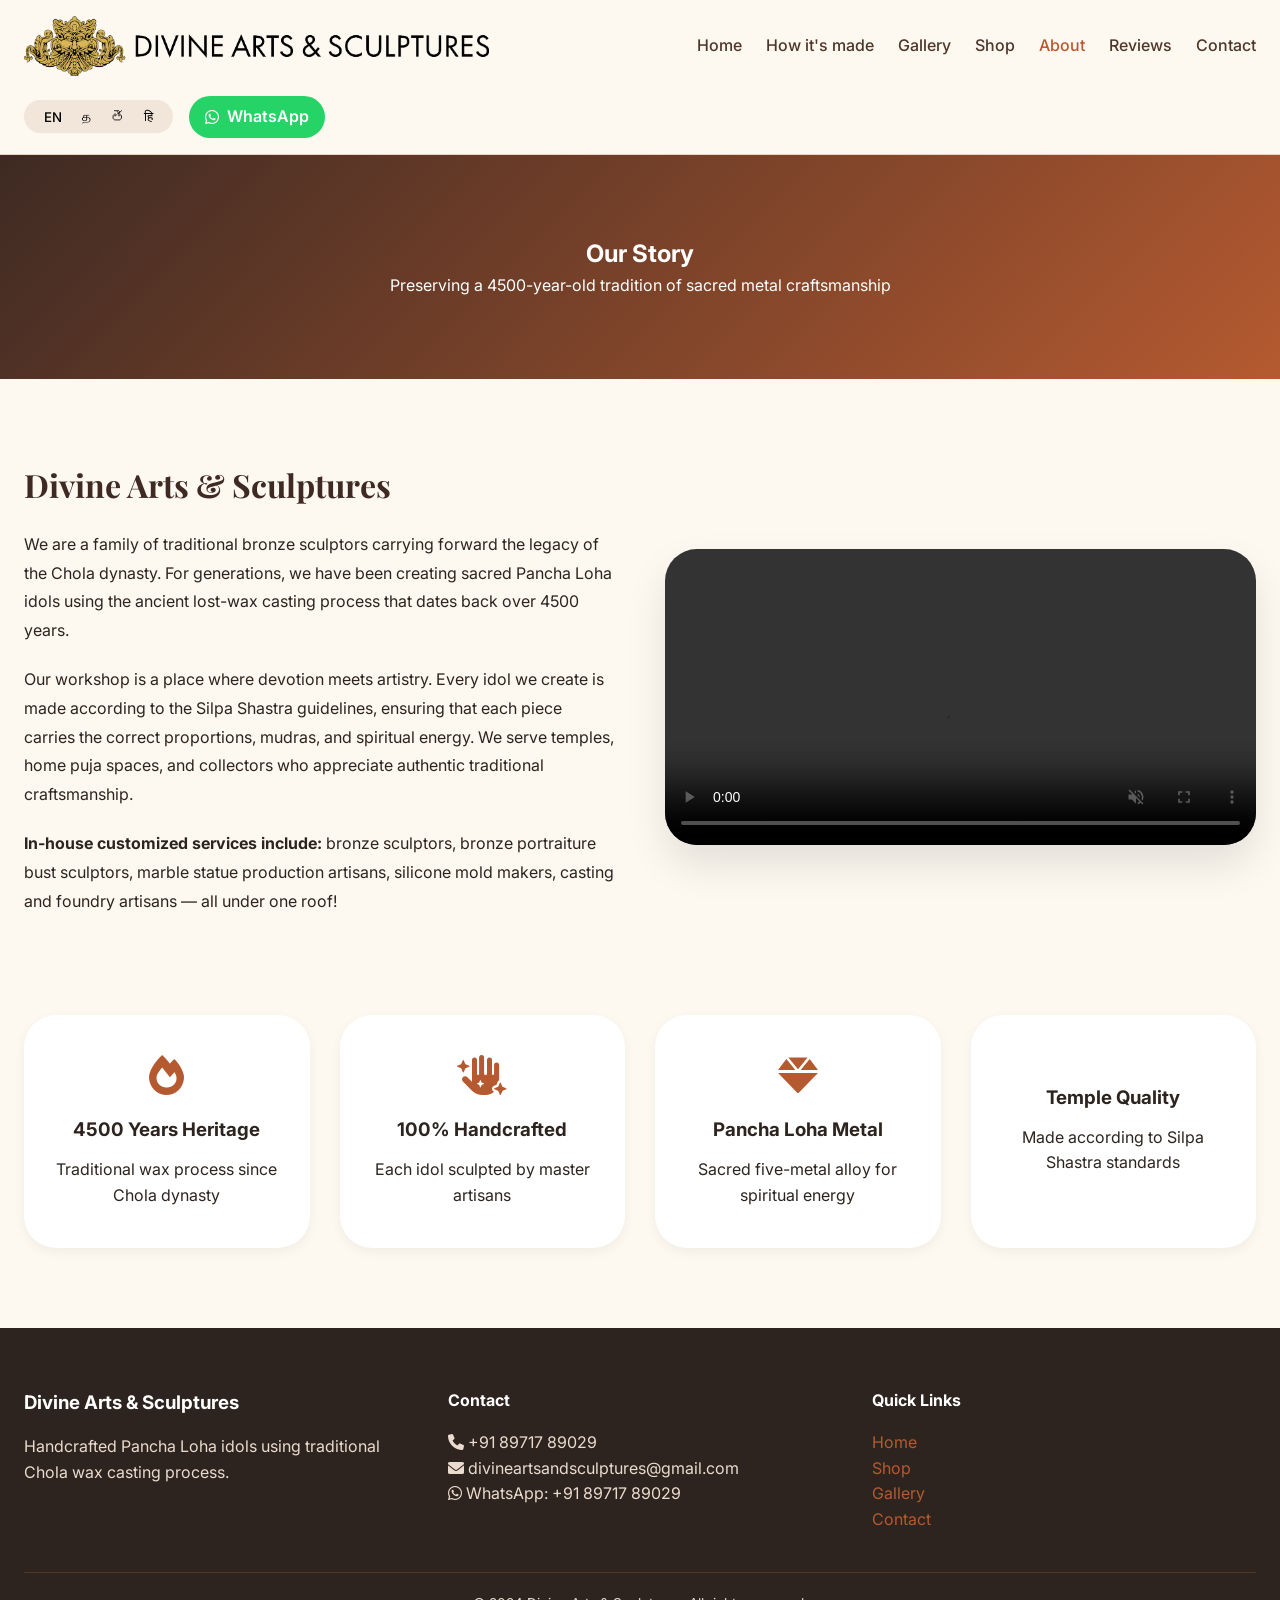
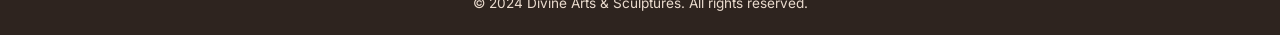
<file: about.html>
<!DOCTYPE html>
<html lang="en">
<head>
    <meta charset="UTF-8">
    <meta name="viewport" content="width=device-width, initial-scale=1.0">
    <title>About Us | Divine Arts & Sculptures</title>
    <link rel="stylesheet" href="https://cdnjs.cloudflare.com/ajax/libs/font-awesome/6.0.0-beta3/css/all.min.css">
    <link href="https://fonts.googleapis.com/css2?family=Inter:opsz,wght@300;400;500;600;700&family=Playfair+Display:wght@400;500;600;700&display=swap" rel="stylesheet">
    <link rel="stylesheet" href="style.css">
    <style>
        .logo-img {
            height: 60px;
            width: auto;
            margin-right: 15px;
        }
        .logo {
            display: flex;
            align-items: center;
        }
        .logo h1 {
            font-size: 1.2rem;
            margin: 0;
        }
        .logo p {
            font-size: 0.8rem;
            margin: 0;
        }
        .about-hero {
            background: linear-gradient(135deg, #3E2A23, #B55A30);
            color: white;
            padding: 80px 0;
            text-align: center;
        }
        .about-content {
            padding: 80px 0;
        }
        .about-grid {
            display: grid;
            grid-template-columns: 1fr 1fr;
            gap: 50px;
            align-items: center;
            margin-bottom: 80px;
        }
        .about-text h2 {
            font-size: 2rem;
            font-family: 'Playfair Display', serif;
            margin-bottom: 20px;
            color: #3E2A23;
        }
        .about-text p {
            margin-bottom: 20px;
            line-height: 1.8;
        }
        /* video container styling - matches previous image styling exactly */
        .about-image video {
            width: 100%;
            border-radius: 32px;
            box-shadow: 0 20px 40px rgba(0,0,0,0.1);
            display: block;
        }
        .about-image {
            width: 100%;
        }
        .values-grid {
            display: grid;
            grid-template-columns: repeat(auto-fit, minmax(250px, 1fr));
            gap: 30px;
            margin-top: 60px;
        }
        .value-card {
            text-align: center;
            padding: 40px 24px;
            background: white;
            border-radius: 32px;
            box-shadow: 0 4px 12px rgba(0,0,0,0.05);
            transition: transform 0.3s ease;
        }
        .value-card:hover {
            transform: translateY(-5px);
        }
        .value-card i {
            font-size: 2.5rem;
            color: #B55A30;
            margin-bottom: 20px;
        }
        .value-card h3 {
            margin-bottom: 12px;
        }
        .footer-grid a {
            color: #B55A30;
            text-decoration: none;
        }
        .footer-grid a:hover {
            text-decoration: underline;
        }
        @media (max-width: 768px) {
            .about-grid {
                grid-template-columns: 1fr;
            }
            .logo-img {
                height: 40px;
            }
            .logo h1 {
                font-size: 0.9rem;
            }
            .logo p {
                font-size: 0.7rem;
            }
        }
    </style>
</head>
<body>
    <nav class="navbar">
        <div class="container nav-container">
            <div class="logo">
                <img src="GALLARY/lobo.png" alt="Divine Arts & Sculptures Logo" class="logo-img">
            </div>
            <div class="nav-links">
                <a href="index.html">Home</a>
                <a href="how-its-made.html">How it's made</a>
                <a href="gallery.html">Gallery</a>
                <a href="shop.html">Shop</a>
                <a href="about.html" class="active">About</a>
                <a href="reviews.html">Reviews</a>
                <a href="contact.html">Contact</a>
            </div>
            <div class="nav-actions">
                <div class="lang-switch">
                    <button class="lang-btn" data-lang="en">EN</button>
                    <button class="lang-btn" data-lang="ta">த</button>
                    <button class="lang-btn" data-lang="te">తె</button>
                    <button class="lang-btn" data-lang="hi">हि</button>
                </div>
                <a href="https://wa.me/918971789029" class="whatsapp-nav" target="_blank"><i class="fab fa-whatsapp"></i> WhatsApp</a>
            </div>
        </div>
    </nav>

    <section class="about-hero">
        <div class="container">
            <h1>Our Story</h1>
            <p>Preserving a 4500-year-old tradition of sacred metal craftsmanship</p>
        </div>
    </section>

    <section class="about-content">
        <div class="container">
            <div class="about-grid">
                <div class="about-text">
                    <h2>Divine Arts & Sculptures</h2>
                    <p>We are a family of traditional bronze sculptors carrying forward the legacy of the Chola dynasty. For generations, we have been creating sacred Pancha Loha idols using the ancient lost-wax casting process that dates back over 4500 years.</p>
                    <p>Our workshop is a place where devotion meets artistry. Every idol we create is made according to the Silpa Shastra guidelines, ensuring that each piece carries the correct proportions, mudras, and spiritual energy. We serve temples, home puja spaces, and collectors who appreciate authentic traditional craftsmanship.</p>
                    <p><strong>In-house customized services include:</strong> bronze sculptors, bronze portraiture bust sculptors, marble statue production artisans, silicone mold makers, casting and foundry artisans — all under one roof!</p>
                </div>
                <div class="about-image">
                    <!-- Video element replacing the original image, using the requested Google Drive video -->
                    <video controls autoplay loop muted playsinline>
                        <source src="https://drive.google.com/uc?export=download&id=1nM05YaDH5tXKdqY8oYokVTVHoInqa00r" type="video/mp4">
                        Your browser does not support the video tag.
                    </video>
                </div>
            </div>

            <div class="values-grid">
                <div class="value-card">
                    <i class="fas fa-fire"></i>
                    <h3>4500 Years Heritage</h3>
                    <p>Traditional wax process since Chola dynasty</p>
                </div>
                <div class="value-card">
                    <i class="fas fa-hand-sparkles"></i>
                    <h3>100% Handcrafted</h3>
                    <p>Each idol sculpted by master artisans</p>
                </div>
                <div class="value-card">
                    <i class="fas fa-gem"></i>
                    <h3>Pancha Loha Metal</h3>
                    <p>Sacred five-metal alloy for spiritual energy</p>
                </div>
                <div class="value-card">
                    <i class="fas fa-temple"></i>
                    <h3>Temple Quality</h3>
                    <p>Made according to Silpa Shastra standards</p>
                </div>
            </div>
        </div>
    </section>

    <footer>
        <div class="container">
            <div class="footer-grid">
                <div>
                    <h3>Divine Arts & Sculptures</h3>
                    <p>Handcrafted Pancha Loha idols using traditional Chola wax casting process.</p>
                </div>
                <div>
                    <h4>Contact</h4>
                    <p><i class="fas fa-phone"></i> +91 89717 89029</p>
                    <p><i class="fas fa-envelope"></i> divineartsandsculptures@gmail.com</p>
                    <p><i class="fab fa-whatsapp"></i> WhatsApp: +91 89717 89029</p>
                </div>
                <div>
                    <h4>Quick Links</h4>
                    <p><a href="index.html">Home</a></p>
                    <p><a href="shop.html">Shop</a></p>
                    <p><a href="gallery.html">Gallery</a></p>
                    <p><a href="contact.html">Contact</a></p>
                </div>
            </div>
            <div class="footer-bottom">
                <p>© 2024 Divine Arts & Sculptures. All rights reserved.</p>
            </div>
        </div>
    </footer>
    <script src="script.js"></script>
</body>
</html>
</file>
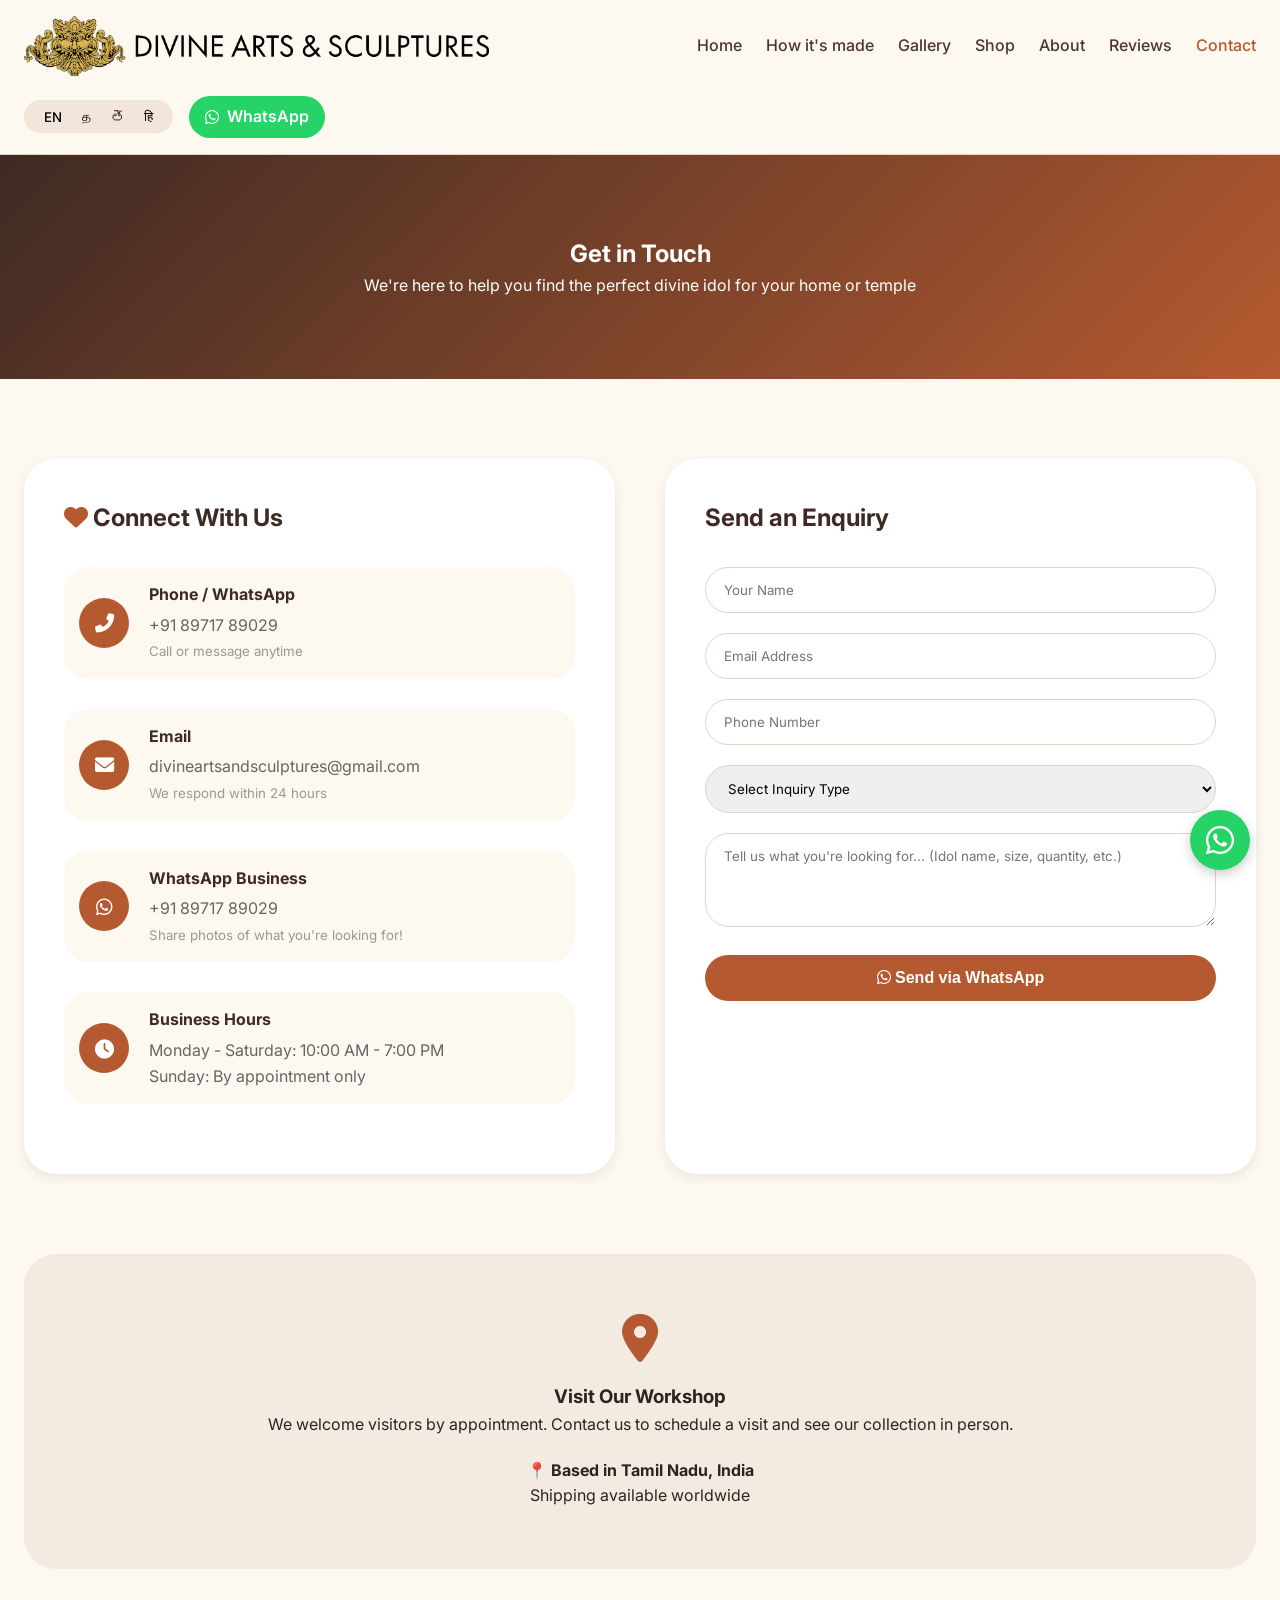
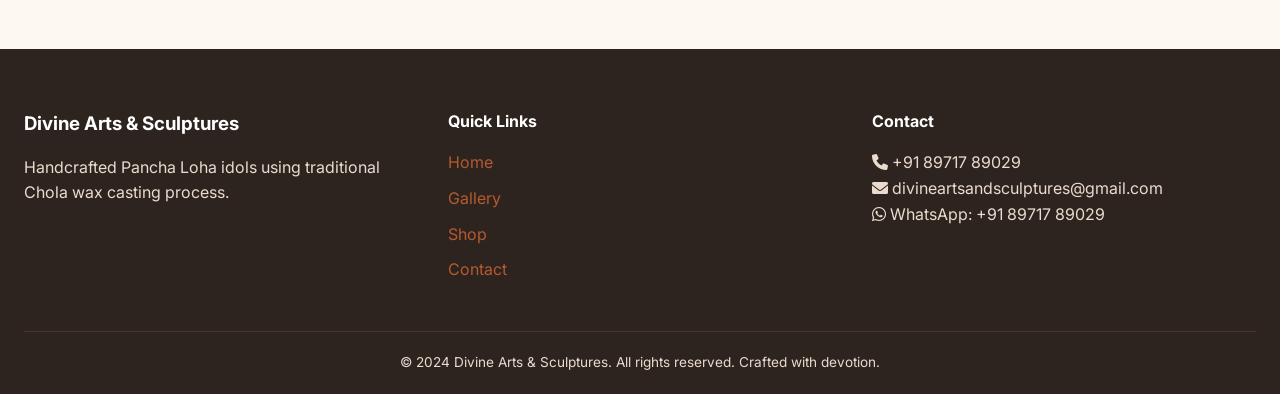
<file: contact.html>
<!DOCTYPE html>
<html lang="en">
<head>
    <meta charset="UTF-8">
    <meta name="viewport" content="width=device-width, initial-scale=1.0">
    <title>Contact | Divine Arts & Sculptures</title>
    <link rel="stylesheet" href="https://cdnjs.cloudflare.com/ajax/libs/font-awesome/6.0.0-beta3/css/all.min.css">
    <link href="https://fonts.googleapis.com/css2?family=Inter:opsz,wght@300;400;500;600;700&family=Playfair+Display:wght@400;500;600;700&display=swap" rel="stylesheet">
    <link rel="stylesheet" href="style.css">
    <style>
        .logo-img {
            height: 60px;
            width: auto;
            margin-right: 15px;
        }
        .logo {
            display: flex;
            align-items: center;
        }
        .logo h1 {
            font-size: 1.2rem;
            margin: 0;
        }
        .logo p {
            font-size: 0.8rem;
            margin: 0;
        }
        .contact-header {
            background: linear-gradient(135deg, #3E2A23, #B55A30);
            color: white;
            padding: 80px 0;
            text-align: center;
        }
        .contact-grid {
            display: grid;
            grid-template-columns: 1fr 1fr;
            gap: 50px;
            margin: 80px 0;
        }
        .contact-info {
            background: white;
            border-radius: 32px;
            padding: 40px;
            box-shadow: 0 4px 12px rgba(0,0,0,0.08);
        }
        .contact-info h3 {
            font-size: 1.5rem;
            margin-bottom: 30px;
            color: #3E2A23;
        }
        .contact-detail {
            display: flex;
            align-items: center;
            gap: 20px;
            margin-bottom: 30px;
            padding: 15px;
            background: #FDF8F0;
            border-radius: 24px;
            transition: transform 0.3s ease;
        }
        .contact-detail:hover {
            transform: translateX(5px);
        }
        .contact-icon {
            width: 50px;
            height: 50px;
            background: #B55A30;
            border-radius: 50%;
            display: flex;
            align-items: center;
            justify-content: center;
            color: white;
            font-size: 1.2rem;
        }
        .contact-detail h4 {
            margin-bottom: 5px;
            color: #3E2A23;
        }
        .contact-detail p {
            margin: 0;
            color: #666;
        }
        .contact-detail small {
            color: #999;
        }
        .contact-form {
            background: white;
            border-radius: 32px;
            padding: 40px;
            box-shadow: 0 4px 12px rgba(0,0,0,0.08);
        }
        .contact-form h3 {
            font-size: 1.5rem;
            margin-bottom: 30px;
            color: #3E2A23;
        }
        .form-group {
            margin-bottom: 20px;
        }
        .form-group input, .form-group select, .form-group textarea {
            width: 100%;
            padding: 14px 18px;
            border: 1px solid #E6D2C2;
            border-radius: 40px;
            font-family: 'Inter', sans-serif;
            transition: 0.3s;
        }
        .form-group input:focus, .form-group select:focus, .form-group textarea:focus {
            outline: none;
            border-color: #B55A30;
            box-shadow: 0 0 0 3px rgba(181, 90, 48, 0.1);
        }
        .form-group textarea {
            border-radius: 24px;
            resize: vertical;
        }
        .submit-btn {
            background: #B55A30;
            color: white;
            border: none;
            padding: 14px 32px;
            border-radius: 40px;
            font-weight: 700;
            cursor: pointer;
            width: 100%;
            font-size: 1rem;
            transition: 0.3s;
        }
        .submit-btn:hover {
            background: #3E2A23;
            transform: scale(1.02);
        }
        .map-placeholder {
            background: #F3EAE1;
            border-radius: 32px;
            padding: 60px;
            text-align: center;
            margin-top: 40px;
            margin-bottom: 80px;
        }
        .map-placeholder i {
            font-size: 3rem;
            color: #B55A30;
            margin-bottom: 20px;
        }
        .whatsapp-float {
            position: fixed;
            bottom: 30px;
            right: 30px;
            background: #25D366;
            width: 60px;
            height: 60px;
            border-radius: 50%;
            display: flex;
            align-items: center;
            justify-content: center;
            color: white;
            font-size: 2rem;
            box-shadow: 0 4px 12px rgba(0,0,0,0.2);
            z-index: 100;
            transition: 0.2s;
            text-decoration: none;
        }
        .whatsapp-float:hover {
            transform: scale(1.1);
        }
        .footer-grid a {
            color: #B55A30;
            text-decoration: none;
        }
        .footer-grid a:hover {
            text-decoration: underline;
        }
        .footer-grid ul {
            list-style: none;
            padding: 0;
        }
        .footer-grid li {
            margin: 10px 0;
        }
        @media (max-width: 768px) {
            .contact-grid {
                grid-template-columns: 1fr;
            }
            .logo-img {
                height: 40px;
            }
            .logo h1 {
                font-size: 0.9rem;
            }
            .logo p {
                font-size: 0.7rem;
            }
            .contact-info, .contact-form {
                padding: 25px;
            }
            .map-placeholder {
                padding: 30px;
            }
        }
    </style>
</head>
<body>
    <nav class="navbar">
        <div class="container nav-container">
            <div class="logo">
                <img src="GALLARY/lobo.png" alt="Divine Arts & Sculptures Logo" class="logo-img">
            </div>
            <div class="nav-links">
                <a href="index.html">Home</a>
                <a href="how-its-made.html">How it's made</a>
                <a href="gallery.html">Gallery</a>
                <a href="shop.html">Shop</a>
                <a href="about.html">About</a>
                <a href="reviews.html">Reviews</a>
                <a href="contact.html" class="active">Contact</a>
            </div>
            <div class="nav-actions">
                <div class="lang-switch">
                    <button class="lang-btn" data-lang="en">EN</button>
                    <button class="lang-btn" data-lang="ta">த</button>
                    <button class="lang-btn" data-lang="te">తె</button>
                    <button class="lang-btn" data-lang="hi">हि</button>
                </div>
                <a href="https://wa.me/918971789029" class="whatsapp-nav" target="_blank"><i class="fab fa-whatsapp"></i> WhatsApp</a>
            </div>
        </div>
    </nav>

    <section class="contact-header">
        <div class="container">
            <h1>Get in Touch</h1>
            <p>We're here to help you find the perfect divine idol for your home or temple</p>
        </div>
    </section>

    <div class="container">
        <div class="contact-grid">
            <div class="contact-info">
                <h3><i class="fas fa-heart" style="color: #B55A30;"></i> Connect With Us</h3>
                <div class="contact-detail">
                    <div class="contact-icon"><i class="fas fa-phone-alt"></i></div>
                    <div>
                        <h4>Phone / WhatsApp</h4>
                        <p>+91 89717 89029</p>
                        <small>Call or message anytime</small>
                    </div>
                </div>
                <div class="contact-detail">
                    <div class="contact-icon"><i class="fas fa-envelope"></i></div>
                    <div>
                        <h4>Email</h4>
                        <p>divineartsandsculptures@gmail.com</p>
                        <small>We respond within 24 hours</small>
                    </div>
                </div>
                <div class="contact-detail">
                    <div class="contact-icon"><i class="fab fa-whatsapp"></i></div>
                    <div>
                        <h4>WhatsApp Business</h4>
                        <p>+91 89717 89029</p>
                        <small>Share photos of what you're looking for!</small>
                    </div>
                </div>
                <div class="contact-detail">
                    <div class="contact-icon"><i class="fas fa-clock"></i></div>
                    <div>
                        <h4>Business Hours</h4>
                        <p>Monday - Saturday: 10:00 AM - 7:00 PM</p>
                        <p>Sunday: By appointment only</p>
                    </div>
                </div>
            </div>

            <div class="contact-form">
                <h3>Send an Enquiry</h3>
                <form id="contactForm">
                    <div class="form-group">
                        <input type="text" placeholder="Your Name" id="name" required>
                    </div>
                    <div class="form-group">
                        <input type="email" placeholder="Email Address" id="email" required>
                    </div>
                    <div class="form-group">
                        <input type="tel" placeholder="Phone Number" id="phone">
                    </div>
                    <div class="form-group">
                        <select id="inquiryType">
                            <option value="">Select Inquiry Type</option>
                            <option value="Idol Purchase">Idol Purchase</option>
                            <option value="Custom Order">Custom Order</option>
                            <option value="Temple Project">Temple Project</option>
                            <option value="Wholesale">Wholesale Inquiry</option>
                            <option value="General">General Question</option>
                        </select>
                    </div>
                    <div class="form-group">
                        <textarea rows="4" placeholder="Tell us what you're looking for... (Idol name, size, quantity, etc.)" id="message" required></textarea>
                    </div>
                    <button type="submit" class="submit-btn"><i class="fab fa-whatsapp"></i> Send via WhatsApp</button>
                </form>
            </div>
        </div>

        <div class="map-placeholder">
            <i class="fas fa-map-marker-alt"></i>
            <h3>Visit Our Workshop</h3>
            <p>We welcome visitors by appointment. Contact us to schedule a visit and see our collection in person.</p>
            <p style="margin-top: 20px;"><strong>📍 Based in Tamil Nadu, India</strong><br>Shipping available worldwide</p>
        </div>
    </div>

    <a href="https://wa.me/918971789029" class="whatsapp-float" target="_blank">
        <i class="fab fa-whatsapp"></i>
    </a>

    <footer>
        <div class="container">
            <div class="footer-grid">
                <div>
                    <h3>Divine Arts & Sculptures</h3>
                    <p>Handcrafted Pancha Loha idols using traditional Chola wax casting process.</p>
                </div>
                <div>
                    <h4>Quick Links</h4>
                    <ul>
                        <li><a href="index.html">Home</a></li>
                        <li><a href="gallery.html">Gallery</a></li>
                        <li><a href="shop.html">Shop</a></li>
                        <li><a href="contact.html">Contact</a></li>
                    </ul>
                </div>
                <div>
                    <h4>Contact</h4>
                    <p><i class="fas fa-phone"></i> +91 89717 89029</p>
                    <p><i class="fas fa-envelope"></i> divineartsandsculptures@gmail.com</p>
                    <p><i class="fab fa-whatsapp"></i> WhatsApp: +91 89717 89029</p>
                </div>
            </div>
            <div class="footer-bottom">
                <p>© 2024 Divine Arts & Sculptures. All rights reserved. Crafted with devotion.</p>
            </div>
        </div>
    </footer>

    <script src="script.js"></script>
    <script>
        document.getElementById('contactForm').addEventListener('submit', function(e) {
            e.preventDefault();
            const name = document.getElementById('name').value;
            const email = document.getElementById('email').value;
            const phone = document.getElementById('phone').value;
            const inquiryType = document.getElementById('inquiryType').value;
            const message = document.getElementById('message').value;
            
            let waMessage = `Hi Divine Arts & Sculptures!%0A%0A`;
            waMessage += `📝 New Inquiry from Website:%0A`;
            waMessage += `Name: ${name}%0A`;
            waMessage += `Email: ${email}%0A`;
            waMessage += `Phone: ${phone || 'Not provided'}%0A`;
            waMessage += `Inquiry Type: ${inquiryType || 'General'}%0A%0A`;
            waMessage += `📋 Message:%0A${message}%0A%0A`;
            waMessage += `Please get back to me with details. Thank you!`;
            
            window.open(`https://wa.me/918971789029?text=${waMessage}`, '_blank');
        });
    </script>
</body>
</html>
</file>
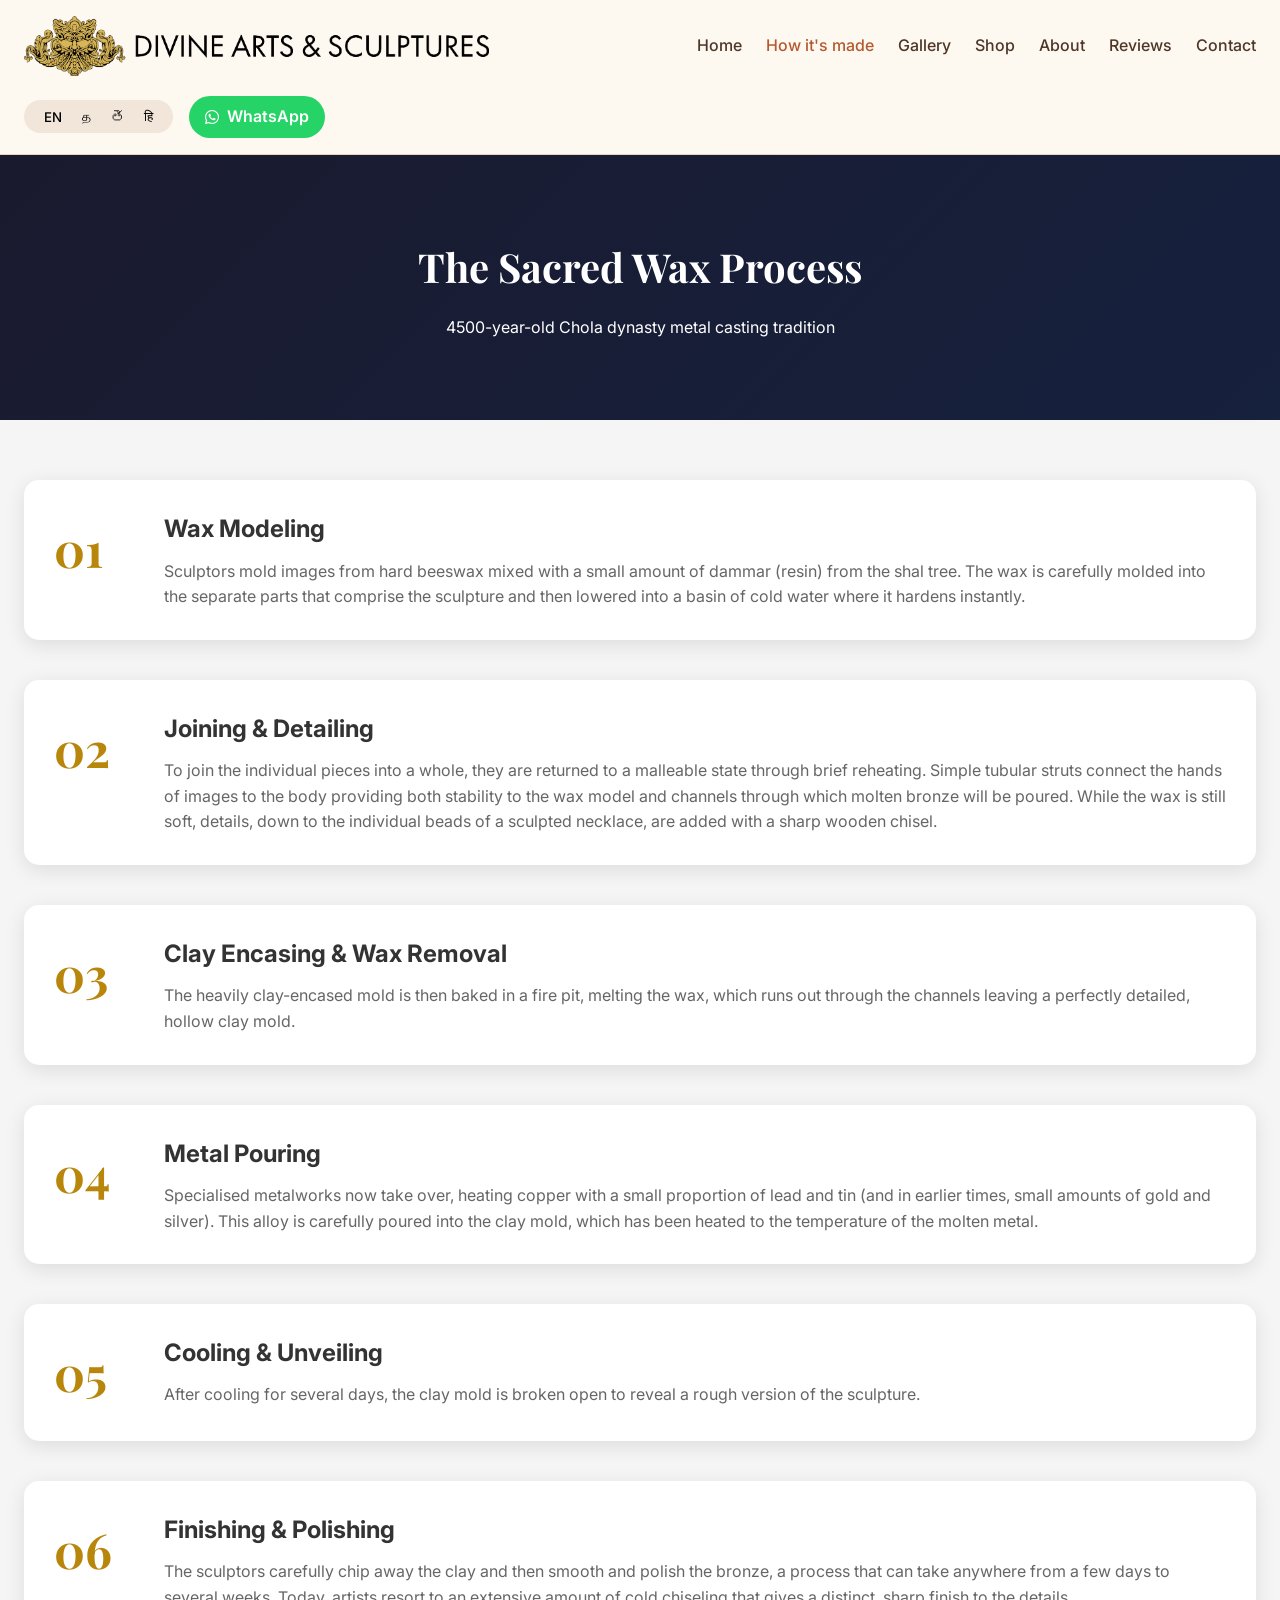
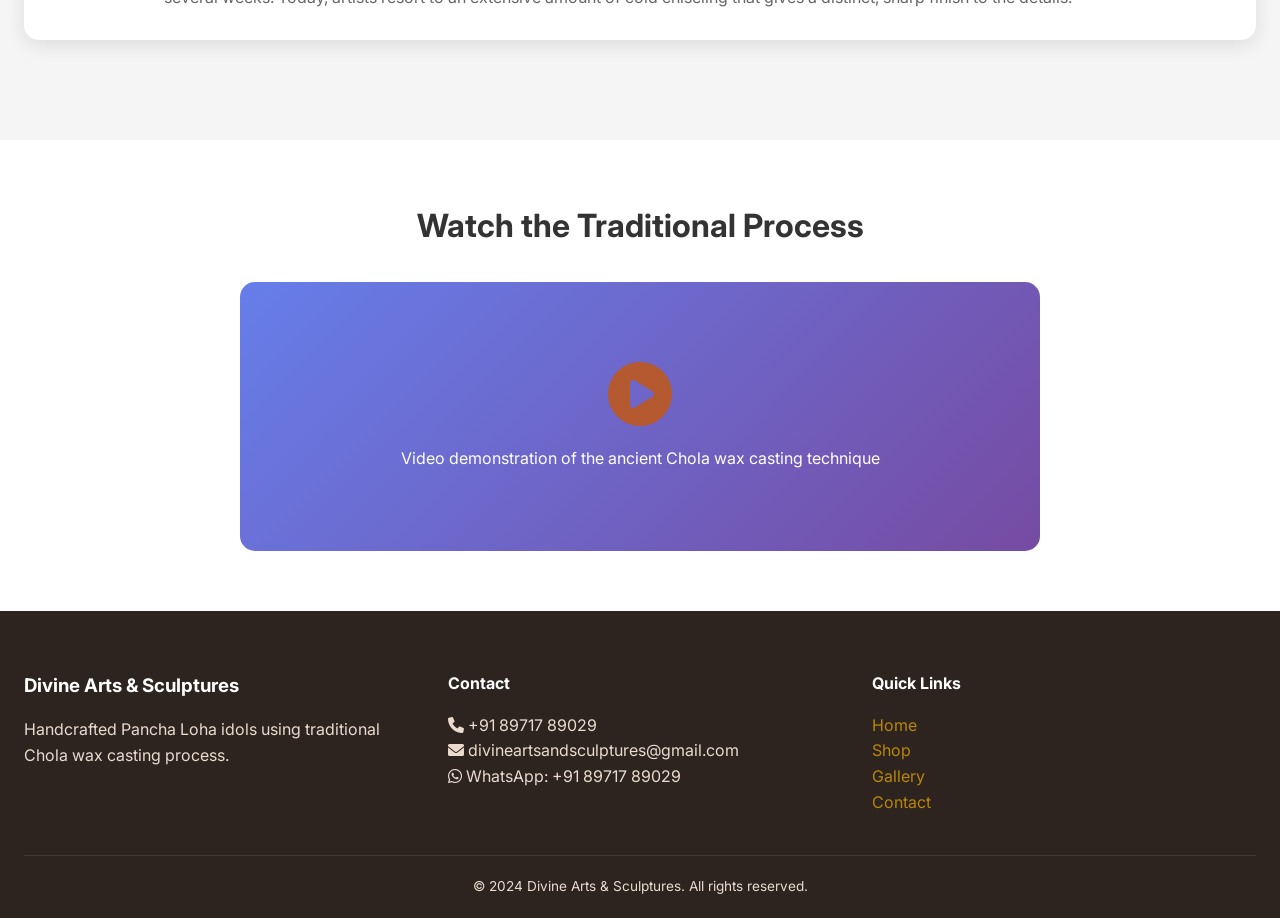
<file: how-its-made.html>
<!DOCTYPE html>
<html lang="en">
<head>
    <meta charset="UTF-8">
    <meta name="viewport" content="width=device-width, initial-scale=1.0">
    <title>How It's Made | Divine Arts & Sculptures</title>
    <link rel="stylesheet" href="https://cdnjs.cloudflare.com/ajax/libs/font-awesome/6.0.0-beta3/css/all.min.css">
    <link href="https://fonts.googleapis.com/css2?family=Inter:opsz,wght@300;400;500;600;700&family=Playfair+Display:wght@400;500;600;700&display=swap" rel="stylesheet">
    <link rel="stylesheet" href="style.css">
    <style>
        .logo-img {
            height: 60px;
            width: auto;
            margin-right: 15px;
        }
        .logo {
            display: flex;
            align-items: center;
        }
        .logo h1 {
            font-size: 1.2rem;
            margin: 0;
        }
        .logo p {
            font-size: 0.8rem;
            margin: 0;
        }
        .process-hero {
            background: linear-gradient(135deg, #1a1a2e 0%, #16213e 100%);
            color: white;
            padding: 80px 0;
            text-align: center;
        }
        .process-steps {
            padding: 60px 0;
            background: #f5f5f5;
        }
        .step {
            display: flex;
            gap: 30px;
            margin-bottom: 40px;
            background: white;
            padding: 30px;
            border-radius: 15px;
            box-shadow: 0 5px 20px rgba(0,0,0,0.1);
            transition: transform 0.3s ease;
        }
        .step:hover {
            transform: translateX(10px);
        }
        .step-number {
            font-size: 3rem;
            font-weight: bold;
            color: #b8860b;
            font-family: 'Playfair Display', serif;
            min-width: 80px;
        }
        .step-content h3 {
            font-size: 1.5rem;
            margin-bottom: 10px;
            color: #333;
        }
        .step-content p {
            color: #666;
            line-height: 1.6;
        }
        .process-video {
            padding: 60px 0;
            text-align: center;
            background: #fff;
        }
        .process-video h3 {
            font-size: 2rem;
            margin-bottom: 30px;
            color: #333;
        }
        .video-placeholder {
            max-width: 800px;
            margin: 0 auto;
            background: linear-gradient(135deg, #667eea 0%, #764ba2 100%);
            padding: 80px;
            border-radius: 15px;
            color: white;
            cursor: pointer;
            transition: transform 0.3s ease;
        }
        .video-placeholder:hover {
            transform: scale(1.02);
        }
        .video-placeholder i {
            font-size: 4rem;
            margin-bottom: 20px;
        }
        @media (max-width: 768px) {
            .step {
                flex-direction: column;
                gap: 15px;
            }
            .process-hero h1 {
                font-size: 2rem;
            }
            .video-placeholder {
                padding: 40px;
            }
            .logo-img {
                height: 40px;
            }
            .logo h1 {
                font-size: 0.9rem;
            }
            .logo p {
                font-size: 0.7rem;
            }
        }
    </style>
</head>
<body>
    <nav class="navbar">
        <div class="container nav-container">
            <div class="logo">
                <img src="GALLARY/lobo.png" alt="Divine Arts & Sculptures Logo" class="logo-img">
            </div>
            <div class="nav-links">
                <a href="index.html">Home</a>
                <a href="how-its-made.html" class="active">How it's made</a>
                <a href="gallery.html">Gallery</a>
                <a href="shop.html">Shop</a>
                <a href="about.html">About</a>
                <a href="reviews.html">Reviews</a>
                <a href="contact.html">Contact</a>
            </div>
            <div class="nav-actions">
                <div class="lang-switch">
                    <button class="lang-btn" data-lang="en">EN</button>
                    <button class="lang-btn" data-lang="ta">த</button>
                    <button class="lang-btn" data-lang="te">తె</button>
                    <button class="lang-btn" data-lang="hi">हि</button>
                </div>
                <a href="https://wa.me/918971789029" class="whatsapp-nav" target="_blank"><i class="fab fa-whatsapp"></i> WhatsApp</a>
            </div>
        </div>
    </nav>

    <section class="process-hero">
        <div class="container">
            <h1>The Sacred Wax Process</h1>
            <p>4500-year-old Chola dynasty metal casting tradition</p>
        </div>
    </section>

    <section class="process-steps">
        <div class="container">
            <div class="step">
                <div class="step-number">01</div>
                <div class="step-content">
                    <h3>Wax Modeling</h3>
                    <p>Sculptors mold images from hard beeswax mixed with a small amount of dammar (resin) from the shal tree. The wax is carefully molded into the separate parts that comprise the sculpture and then lowered into a basin of cold water where it hardens instantly.</p>
                </div>
            </div>
            <div class="step">
                <div class="step-number">02</div>
                <div class="step-content">
                    <h3>Joining & Detailing</h3>
                    <p>To join the individual pieces into a whole, they are returned to a malleable state through brief reheating. Simple tubular struts connect the hands of images to the body providing both stability to the wax model and channels through which molten bronze will be poured. While the wax is still soft, details, down to the individual beads of a sculpted necklace, are added with a sharp wooden chisel.</p>
                </div>
            </div>
            <div class="step">
                <div class="step-number">03</div>
                <div class="step-content">
                    <h3>Clay Encasing & Wax Removal</h3>
                    <p>The heavily clay-encased mold is then baked in a fire pit, melting the wax, which runs out through the channels leaving a perfectly detailed, hollow clay mold.</p>
                </div>
            </div>
            <div class="step">
                <div class="step-number">04</div>
                <div class="step-content">
                    <h3>Metal Pouring</h3>
                    <p>Specialised metalworks now take over, heating copper with a small proportion of lead and tin (and in earlier times, small amounts of gold and silver). This alloy is carefully poured into the clay mold, which has been heated to the temperature of the molten metal.</p>
                </div>
            </div>
            <div class="step">
                <div class="step-number">05</div>
                <div class="step-content">
                    <h3>Cooling & Unveiling</h3>
                    <p>After cooling for several days, the clay mold is broken open to reveal a rough version of the sculpture.</p>
                </div>
            </div>
            <div class="step">
                <div class="step-number">06</div>
                <div class="step-content">
                    <h3>Finishing & Polishing</h3>
                    <p>The sculptors carefully chip away the clay and then smooth and polish the bronze, a process that can take anywhere from a few days to several weeks. Today, artists resort to an extensive amount of cold chiseling that gives a distinct, sharp finish to the details.</p>
                </div>
            </div>
        </div>
    </section>

    <section class="process-video">
        <div class="container">
            <h3>Watch the Traditional Process</h3>
            <div class="video-placeholder" onclick="alert('Video coming soon! Check our YouTube channel for demonstrations.')">
                <i class="fas fa-play-circle"></i>
                <p>Video demonstration of the ancient Chola wax casting technique</p>
            </div>
        </div>
    </section>

    <footer>
        <div class="container">
            <div class="footer-grid">
                <div>
                    <h3>Divine Arts & Sculptures</h3>
                    <p>Handcrafted Pancha Loha idols using traditional Chola wax casting process.</p>
                </div>
                <div>
                    <h4>Contact</h4>
                    <p><i class="fas fa-phone"></i> +91 89717 89029</p>
                    <p><i class="fas fa-envelope"></i> divineartsandsculptures@gmail.com</p>
                    <p><i class="fab fa-whatsapp"></i> WhatsApp: +91 89717 89029</p>
                </div>
                <div>
                    <h4>Quick Links</h4>
                    <p><a href="index.html" style="color: #b8860b; text-decoration: none;">Home</a></p>
                    <p><a href="shop.html" style="color: #b8860b; text-decoration: none;">Shop</a></p>
                    <p><a href="gallery.html" style="color: #b8860b; text-decoration: none;">Gallery</a></p>
                    <p><a href="contact.html" style="color: #b8860b; text-decoration: none;">Contact</a></p>
                </div>
            </div>
            <div class="footer-bottom">
                <p>© 2024 Divine Arts & Sculptures. All rights reserved.</p>
            </div>
        </div>
    </footer>
    <script src="script.js"></script>
</body>
</html>
</file>
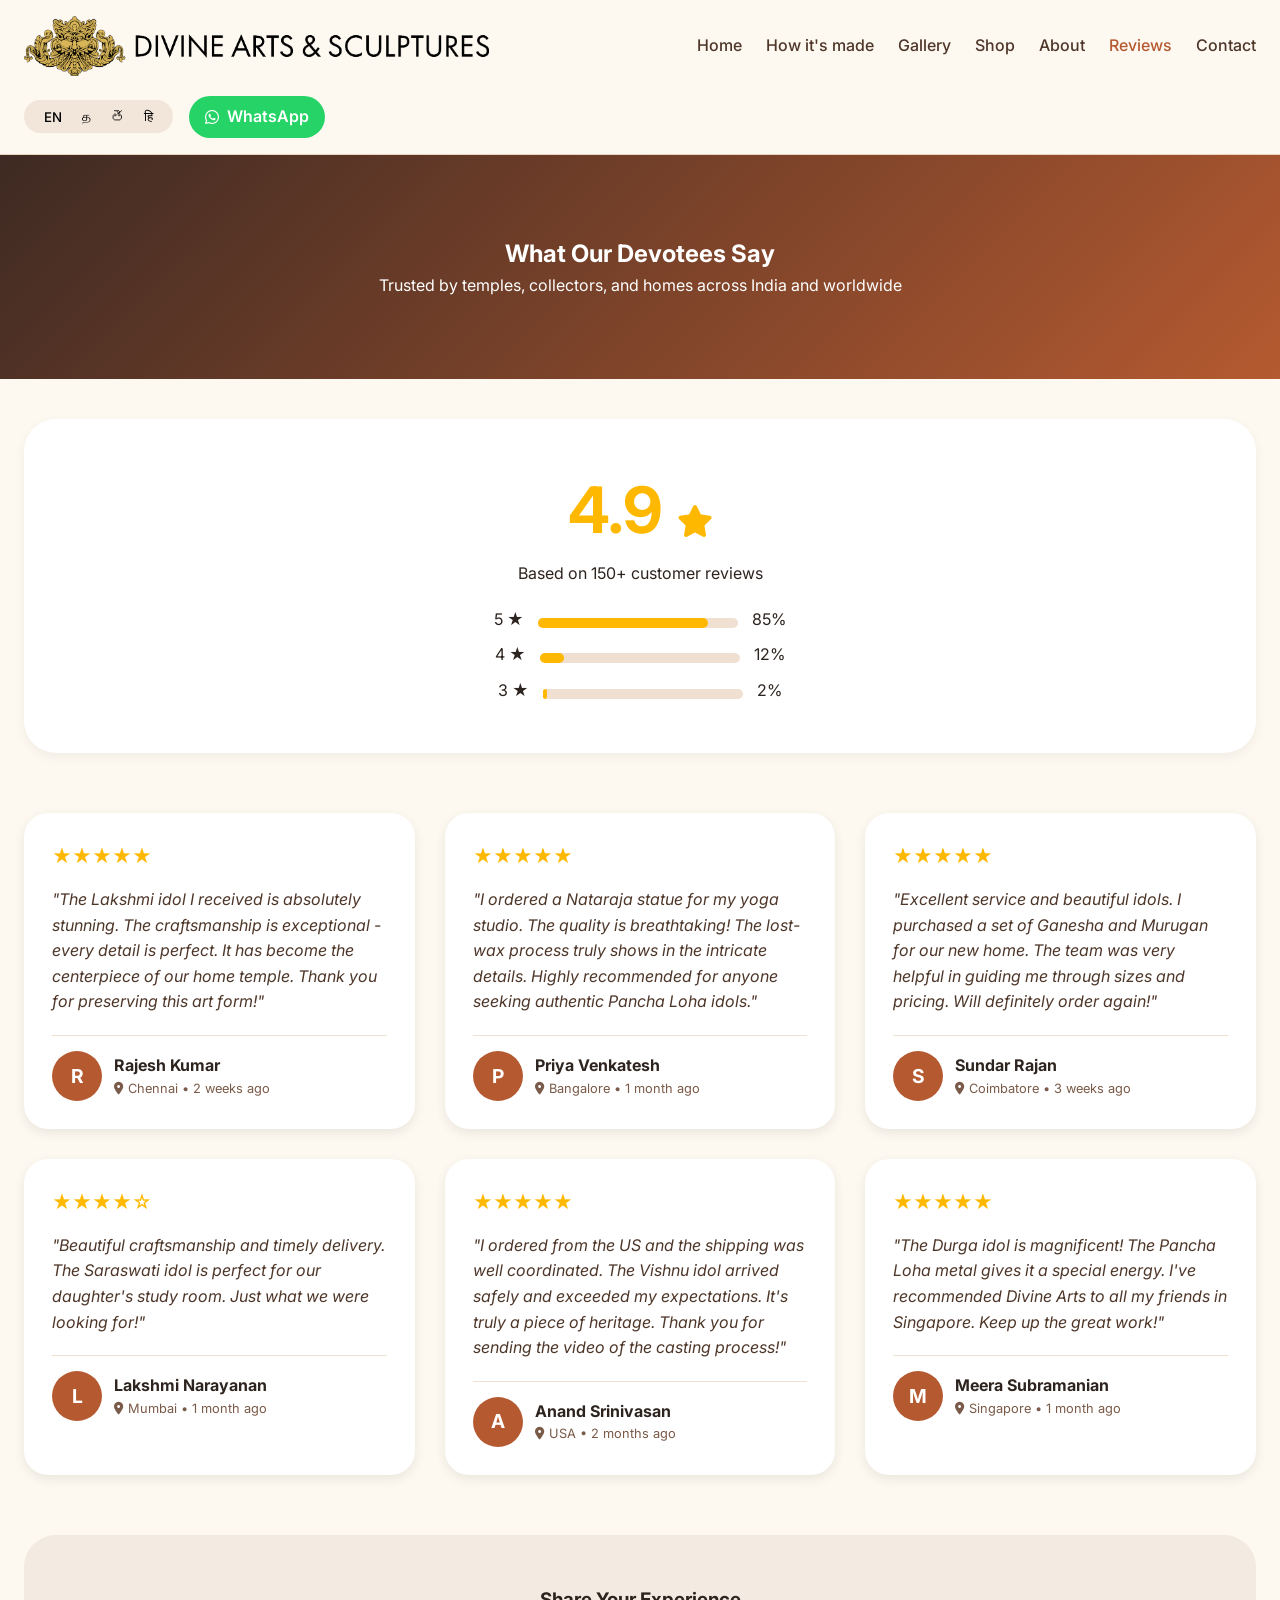
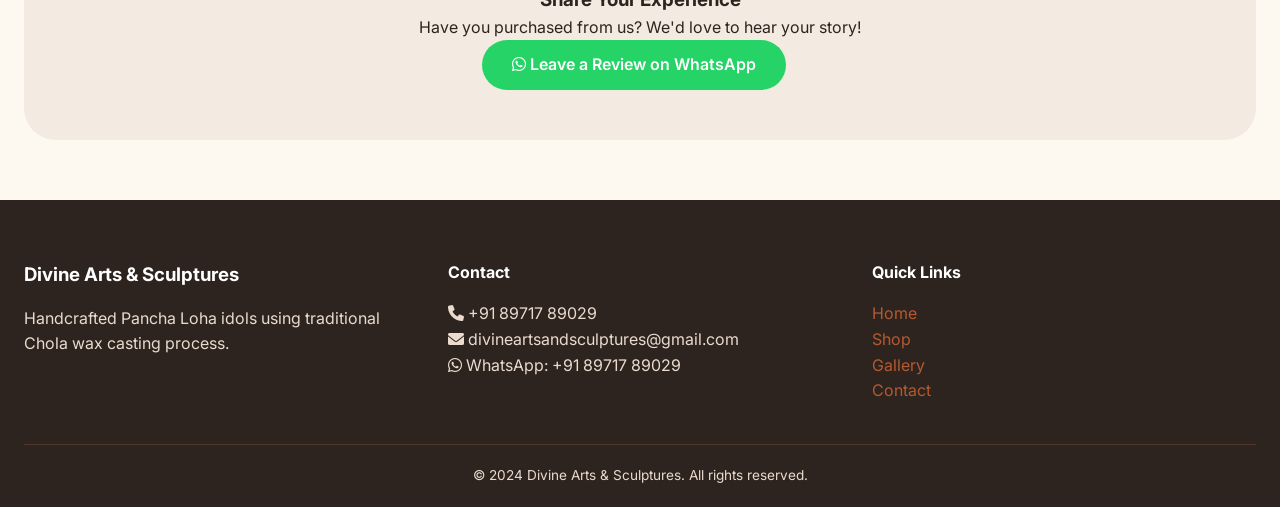
<file: reviews.html>
<!DOCTYPE html>
<html lang="en">
<head>
    <meta charset="UTF-8">
    <meta name="viewport" content="width=device-width, initial-scale=1.0">
    <title>Reviews | Divine Arts & Sculptures</title>
    <link rel="stylesheet" href="https://cdnjs.cloudflare.com/ajax/libs/font-awesome/6.0.0-beta3/css/all.min.css">
    <link href="https://fonts.googleapis.com/css2?family=Inter:opsz,wght@300;400;500;600;700&family=Playfair+Display:wght@400;500;600;700&display=swap" rel="stylesheet">
    <link rel="stylesheet" href="style.css">
    <style>
        .logo-img {
            height: 60px;
            width: auto;
            margin-right: 15px;
        }
        .logo {
            display: flex;
            align-items: center;
        }
        .logo h1 {
            font-size: 1.2rem;
            margin: 0;
        }
        .logo p {
            font-size: 0.8rem;
            margin: 0;
        }
        .reviews-header {
            background: linear-gradient(135deg, #3E2A23, #B55A30);
            color: white;
            padding: 80px 0;
            text-align: center;
        }
        .rating-summary {
            background: white;
            border-radius: 32px;
            padding: 40px;
            text-align: center;
            margin: 40px 0;
            box-shadow: 0 4px 12px rgba(0,0,0,0.05);
        }
        .big-rating {
            font-size: 4rem;
            font-weight: 700;
            color: #FFB800;
        }
        .rating-bars div {
            margin: 10px 0;
        }
        .rating-bars progress {
            width: 200px;
            height: 10px;
            border-radius: 5px;
            margin: 0 10px;
        }
        .rating-bars progress::-webkit-progress-bar {
            background-color: #f0e0d2;
            border-radius: 5px;
        }
        .rating-bars progress::-webkit-progress-value {
            background-color: #FFB800;
            border-radius: 5px;
        }
        .reviews-grid {
            display: grid;
            grid-template-columns: repeat(auto-fill, minmax(350px, 1fr));
            gap: 30px;
            margin: 60px 0;
        }
        .review-card {
            background: white;
            border-radius: 24px;
            padding: 28px;
            box-shadow: 0 4px 12px rgba(0,0,0,0.08);
            transition: 0.2s;
        }
        .review-card:hover {
            transform: translateY(-5px);
            box-shadow: 0 12px 24px rgba(0,0,0,0.1);
        }
        .review-stars {
            color: #FFB800;
            margin-bottom: 15px;
            font-size: 1.2rem;
        }
        .review-text {
            font-style: italic;
            line-height: 1.6;
            margin: 15px 0;
            color: #4E3629;
        }
        .reviewer {
            display: flex;
            align-items: center;
            gap: 12px;
            margin-top: 20px;
            padding-top: 15px;
            border-top: 1px solid #F0E0D2;
        }
        .reviewer-avatar {
            width: 50px;
            height: 50px;
            border-radius: 50%;
            background: #B55A30;
            display: flex;
            align-items: center;
            justify-content: center;
            color: white;
            font-weight: 700;
            font-size: 1.2rem;
        }
        .reviewer-name {
            font-weight: 700;
        }
        .reviewer-location {
            font-size: 0.8rem;
            color: #7A5A48;
        }
        .leave-review {
            background: #F3EAE1;
            border-radius: 32px;
            padding: 50px;
            text-align: center;
            margin: 60px 0;
        }
        .btn-primary {
            display: inline-block;
            background: #25D366;
            color: white;
            padding: 12px 30px;
            border-radius: 50px;
            text-decoration: none;
            font-weight: 600;
            transition: 0.3s;
        }
        .btn-primary:hover {
            background: #128C7E;
            transform: scale(1.05);
        }
        .footer-grid a {
            color: #B55A30;
            text-decoration: none;
        }
        .footer-grid a:hover {
            text-decoration: underline;
        }
        @media (max-width: 768px) {
            .logo-img {
                height: 40px;
            }
            .logo h1 {
                font-size: 0.9rem;
            }
            .logo p {
                font-size: 0.7rem;
            }
            .reviews-grid {
                grid-template-columns: 1fr;
            }
            .rating-bars progress {
                width: 120px;
            }
            .leave-review {
                padding: 30px;
            }
        }
    </style>
</head>
<body>
    <nav class="navbar">
        <div class="container nav-container">
            <div class="logo">
                <img src="GALLARY/lobo.png" alt="Divine Arts & Sculptures Logo" class="logo-img">
            </div>
            <div class="nav-links">
                <a href="index.html">Home</a>
                <a href="how-its-made.html">How it's made</a>
                <a href="gallery.html">Gallery</a>
                <a href="shop.html">Shop</a>
                <a href="about.html">About</a>
                <a href="reviews.html" class="active">Reviews</a>
                <a href="contact.html">Contact</a>
            </div>
            <div class="nav-actions">
                <div class="lang-switch">
                    <button class="lang-btn" data-lang="en">EN</button>
                    <button class="lang-btn" data-lang="ta">த</button>
                    <button class="lang-btn" data-lang="te">తె</button>
                    <button class="lang-btn" data-lang="hi">हि</button>
                </div>
                <a href="https://wa.me/918971789029" class="whatsapp-nav" target="_blank"><i class="fab fa-whatsapp"></i> WhatsApp</a>
            </div>
        </div>
    </nav>

    <section class="reviews-header">
        <div class="container">
            <h1>What Our Devotees Say</h1>
            <p>Trusted by temples, collectors, and homes across India and worldwide</p>
        </div>
    </section>

    <div class="container">
        <div class="rating-summary">
            <div class="big-rating">4.9 <i class="fas fa-star" style="font-size: 2rem;"></i></div>
            <p>Based on 150+ customer reviews</p>
            <div class="rating-bars" style="margin-top: 20px;">
                <div><span>5 ★</span> <progress value="85" max="100"></progress> 85%</div>
                <div><span>4 ★</span> <progress value="12" max="100"></progress> 12%</div>
                <div><span>3 ★</span> <progress value="2" max="100"></progress> 2%</div>
            </div>
        </div>

        <div class="reviews-grid" id="reviewsGrid"></div>

        <div class="leave-review">
            <h3>Share Your Experience</h3>
            <p>Have you purchased from us? We'd love to hear your story!</p>
            <a href="https://wa.me/918971789029?text=Hi! I'd like to share my experience with Divine Arts & Sculptures:" class="btn-primary" target="_blank"><i class="fab fa-whatsapp"></i> Leave a Review on WhatsApp</a>
        </div>
    </div>

    <footer>
        <div class="container">
            <div class="footer-grid">
                <div>
                    <h3>Divine Arts & Sculptures</h3>
                    <p>Handcrafted Pancha Loha idols using traditional Chola wax casting process.</p>
                </div>
                <div>
                    <h4>Contact</h4>
                    <p><i class="fas fa-phone"></i> +91 89717 89029</p>
                    <p><i class="fas fa-envelope"></i> divineartsandsculptures@gmail.com</p>
                    <p><i class="fab fa-whatsapp"></i> WhatsApp: +91 89717 89029</p>
                </div>
                <div>
                    <h4>Quick Links</h4>
                    <p><a href="index.html">Home</a></p>
                    <p><a href="shop.html">Shop</a></p>
                    <p><a href="gallery.html">Gallery</a></p>
                    <p><a href="contact.html">Contact</a></p>
                </div>
            </div>
            <div class="footer-bottom">
                <p>© 2024 Divine Arts & Sculptures. All rights reserved.</p>
            </div>
        </div>
    </footer>

    <script src="script.js"></script>
    <script>
        const reviews = [
            { name: "Rajesh Kumar", location: "Chennai", rating: 5, text: "The Lakshmi idol I received is absolutely stunning. The craftsmanship is exceptional - every detail is perfect. It has become the centerpiece of our home temple. Thank you for preserving this art form!", date: "2 weeks ago" },
            { name: "Priya Venkatesh", location: "Bangalore", rating: 5, text: "I ordered a Nataraja statue for my yoga studio. The quality is breathtaking! The lost-wax process truly shows in the intricate details. Highly recommended for anyone seeking authentic Pancha Loha idols.", date: "1 month ago" },
            { name: "Sundar Rajan", location: "Coimbatore", rating: 5, text: "Excellent service and beautiful idols. I purchased a set of Ganesha and Murugan for our new home. The team was very helpful in guiding me through sizes and pricing. Will definitely order again!", date: "3 weeks ago" },
            { name: "Lakshmi Narayanan", location: "Mumbai", rating: 4, text: "Beautiful craftsmanship and timely delivery. The Saraswati idol is perfect for our daughter's study room. Just what we were looking for!", date: "1 month ago" },
            { name: "Anand Srinivasan", location: "USA", rating: 5, text: "I ordered from the US and the shipping was well coordinated. The Vishnu idol arrived safely and exceeded my expectations. It's truly a piece of heritage. Thank you for sending the video of the casting process!", date: "2 months ago" },
            { name: "Meera Subramanian", location: "Singapore", rating: 5, text: "The Durga idol is magnificent! The Pancha Loha metal gives it a special energy. I've recommended Divine Arts to all my friends in Singapore. Keep up the great work!", date: "1 month ago" }
        ];

        const grid = document.getElementById('reviewsGrid');
        grid.innerHTML = reviews.map(review => `
            <div class="review-card">
                <div class="review-stars">
                    ${'★'.repeat(review.rating)}${'☆'.repeat(5-review.rating)}
                </div>
                <div class="review-text">"${review.text}"</div>
                <div class="reviewer">
                    <div class="reviewer-avatar">${review.name.charAt(0)}</div>
                    <div>
                        <div class="reviewer-name">${review.name}</div>
                        <div class="reviewer-location"><i class="fas fa-map-marker-alt"></i> ${review.location} • ${review.date}</div>
                    </div>
                </div>
            </div>
        `).join('');
    </script>
</body>
</html>
</file>
<file: style.css>
* {
    margin: 0;
    padding: 0;
    box-sizing: border-box;
}

body {
    font-family: 'Inter', sans-serif;
    background: #FDF8F0;
    color: #2E241F;
    line-height: 1.6;
}

:root {
    --copper: #B55A30;
    --copper-dark: #8B3E1F;
    --clay: #C77E4A;
    --sand: #EADBCE;
    --deep-umber: #3E2A23;
    --golden: #D9A13B;
}

.container {
    max-width: 1300px;
    margin: 0 auto;
    padding: 0 24px;
}

/* Navigation */
.navbar {
    background: rgba(253, 248, 240, 0.98);
    backdrop-filter: blur(10px);
    position: sticky;
    top: 0;
    z-index: 1000;
    border-bottom: 1px solid #EAD3BF;
    padding: 16px 0;
}

.nav-container {
    display: flex;
    justify-content: space-between;
    align-items: center;
    flex-wrap: wrap;
    gap: 20px;
}

.logo {
    display: flex;
    align-items: center;
    gap: 12px;
}

.logo-icon {
    font-size: 2rem;
}

.logo h1 {
    font-size: 1.3rem;
    font-weight: 700;
    color: var(--copper-dark);
    font-family: 'Playfair Display', serif;
}

.logo p {
    font-size: 0.7rem;
    color: #7A5A48;
}

.nav-links {
    display: flex;
    gap: 24px;
    flex-wrap: wrap;
}

.nav-links a {
    text-decoration: none;
    color: #4E3629;
    font-weight: 500;
    transition: color 0.2s;
}

.nav-links a:hover, .nav-links a.active {
    color: var(--copper);
}

.nav-actions {
    display: flex;
    gap: 16px;
    align-items: center;
}

.lang-switch {
    display: flex;
    gap: 4px;
    background: #F2E5DA;
    padding: 4px 12px;
    border-radius: 40px;
}

.lang-btn {
    background: none;
    border: none;
    padding: 4px 8px;
    border-radius: 30px;
    cursor: pointer;
    font-weight: 500;
    font-family: 'Inter', sans-serif;
}

.lang-btn.active {
    background: var(--copper);
    color: white;
}

.whatsapp-nav {
    background: #25D366;
    color: white;
    padding: 8px 16px;
    border-radius: 40px;
    text-decoration: none;
    font-weight: 600;
    display: flex;
    align-items: center;
    gap: 8px;
}

.mobile-menu-btn {
    display: none;
    background: none;
    border: none;
    font-size: 1.5rem;
    cursor: pointer;
}

/* Page Header */
.page-header {
    background: linear-gradient(135deg, #3E2A23, #B55A30);
    color: white;
    padding: 60px 0;
    text-align: center;
}

.page-header h1 {
    font-size: 2.5rem;
    font-family: 'Playfair Display', serif;
    margin-bottom: 16px;
}

/* Hero */
.hero {
    background: linear-gradient(rgba(0,0,0,0.4), rgba(0,0,0,0.3)), url('https://sites.google.com/site/divineartsandsculptures/_/rsrc/1690782121895/home/lakshmi3.jpg');
    background-size: cover;
    background-position: center;
    min-height: 550px;
    display: flex;
    align-items: center;
    color: white;
    position: relative;
}

.hero-content {
    position: relative;
    z-index: 2;
}

.hero-badge {
    background: var(--golden);
    color: #3E2A23;
    padding: 6px 16px;
    border-radius: 40px;
    font-size: 0.8rem;
    font-weight: 600;
    display: inline-block;
    margin-bottom: 20px;
}

.hero-text h1 {
    font-size: 3rem;
    font-family: 'Playfair Display', serif;
    margin-bottom: 20px;
}

.hero-text p {
    font-size: 1.1rem;
    max-width: 600px;
    margin-bottom: 30px;
    opacity: 0.95;
}

.btn-primary, .btn-secondary, .btn-outline {
    display: inline-block;
    padding: 12px 28px;
    border-radius: 40px;
    text-decoration: none;
    font-weight: 600;
    transition: 0.2s;
    margin-right: 12px;
}

.btn-primary {
    background: var(--copper);
    color: white;
}

.btn-primary:hover {
    background: var(--copper-dark);
    transform: translateY(-2px);
}

.btn-outline {
    border: 2px solid white;
    color: white;
    background: transparent;
}

.btn-outline:hover {
    background: white;
    color: var(--copper);
}

.btn-secondary {
    background: var(--copper);
    color: white;
    display: inline-block;
    padding: 12px 28px;
    border-radius: 40px;
    text-decoration: none;
}

/* Welcome Section */
.welcome {
    padding: 80px 0;
    background: white;
}

.welcome-grid {
    display: grid;
    grid-template-columns: 1fr 1fr;
    gap: 50px;
    align-items: center;
}

.section-tag {
    color: var(--copper);
    text-transform: uppercase;
    font-weight: 600;
    letter-spacing: 1px;
    font-size: 0.8rem;
}

.welcome-text h2 {
    font-size: 2.2rem;
    font-family: 'Playfair Display', serif;
    margin: 16px 0 24px;
    color: #3E2A23;
}

.features-list {
    display: grid;
    grid-template-columns: 1fr 1fr;
    gap: 12px;
    margin-top: 24px;
}

.feature {
    display: flex;
    align-items: center;
    gap: 10px;
    font-size: 0.9rem;
}

.feature i {
    color: var(--copper);
}

.welcome-image img {
    width: 100%;
    border-radius: 32px;
    box-shadow: 0 20px 40px rgba(0,0,0,0.1);
}

/* Trending */
.trending, .categories, .stats {
    padding: 80px 0;
}

.section-header {
    text-align: center;
    margin-bottom: 48px;
}

.section-header h2 {
    font-size: 2rem;
    font-family: 'Playfair Display', serif;
    margin: 12px 0;
}

.trending-grid, .categories-grid {
    display: grid;
    grid-template-columns: repeat(auto-fill, minmax(280px, 1fr));
    gap: 30px;
}

.product-card {
    background: white;
    border-radius: 24px;
    overflow: hidden;
    box-shadow: 0 8px 20px rgba(0,0,0,0.05);
    transition: transform 0.2s;
    cursor: pointer;
}

.product-card:hover {
    transform: translateY(-5px);
    box-shadow: 0 15px 30px rgba(0,0,0,0.1);
}

.product-card img {
    width: 100%;
    aspect-ratio: 1;
    object-fit: cover;
}

.product-info {
    padding: 20px;
}

.product-info h3 {
    font-size: 1.2rem;
    margin-bottom: 6px;
}

.size {
    color: #7A5A48;
    font-size: 0.85rem;
    margin: 6px 0;
}

.price {
    color: var(--copper);
    font-weight: 700;
    font-size: 1.2rem;
    margin: 10px 0;
}

.whatsapp-btn-small {
    display: inline-flex;
    align-items: center;
    gap: 8px;
    background: #25D36610;
    padding: 6px 16px;
    border-radius: 40px;
    text-decoration: none;
    color: #1F8B4C;
    font-size: 0.85rem;
    font-weight: 500;
}

.text-center {
    text-align: center;
    margin-top: 40px;
}

/* Categories */
.category-card {
    background: #FFF9F3;
    padding: 40px 24px;
    text-align: center;
    border-radius: 32px;
    transition: 0.2s;
    border: 1px solid #F0E0D2;
}

.category-card i {
    font-size: 2.5rem;
    color: var(--copper);
    margin-bottom: 16px;
}

.category-card h3 {
    margin-bottom: 8px;
}

.category-card:hover {
    transform: translateY(-5px);
    box-shadow: 0 12px 24px rgba(0,0,0,0.08);
}

/* Stats */
.stats {
    background: var(--copper);
    color: white;
}

.stats-grid {
    display: grid;
    grid-template-columns: repeat(4, 1fr);
    text-align: center;
    gap: 30px;
}

.stat-number {
    font-size: 2.5rem;
    font-weight: 700;
    font-family: 'Playfair Display', serif;
    display: block;
}

.stat-label {
    font-size: 0.9rem;
    opacity: 0.9;
}

/* Process Page */
.process-hero {
    background: linear-gradient(135deg, #3E2A23, #B55A30);
    color: white;
    padding: 80px 0;
    text-align: center;
}

.process-hero h1 {
    font-size: 2.5rem;
    font-family: 'Playfair Display', serif;
    margin-bottom: 16px;
}

.process-steps {
    padding: 60px 0;
}

.step {
    display: flex;
    gap: 30px;
    margin-bottom: 48px;
    align-items: flex-start;
}

.step-number {
    font-size: 2rem;
    font-weight: 700;
    color: var(--copper);
    font-family: 'Playfair Display', serif;
    min-width: 70px;
}

.step-content h3 {
    font-size: 1.4rem;
    margin-bottom: 12px;
    color: #3E2A23;
}

.process-video {
    background: #F3EAE1;
    padding: 60px 0;
    text-align: center;
}

.video-placeholder {
    background: #EADBCE;
    padding: 60px;
    border-radius: 32px;
    margin-top: 24px;
}

.video-placeholder i {
    font-size: 4rem;
    color: var(--copper);
}

/* Footer */
footer {
    background: #2E241F;
    color: #EADBCE;
    padding: 60px 0 20px;
}

.footer-grid {
    display: grid;
    grid-template-columns: repeat(auto-fit, minmax(250px, 1fr));
    gap: 40px;
    margin-bottom: 40px;
}

.footer-grid h3, .footer-grid h4 {
    color: white;
    margin-bottom: 16px;
}

.footer-grid ul {
    list-style: none;
}

.footer-grid ul li {
    margin-bottom: 8px;
}

.footer-grid a {
    color: #EADBCE;
    text-decoration: none;
}

.social-links {
    display: flex;
    gap: 16px;
    margin-top: 20px;
}

.social-links a {
    color: white;
    font-size: 1.2rem;
}

.footer-bottom {
    text-align: center;
    padding-top: 20px;
    border-top: 1px solid #4E3629;
    font-size: 0.85rem;
}

/* Responsive */
@media (max-width: 768px) {
    .nav-links, .nav-actions {
        display: none;
    }
    .mobile-menu-btn {
        display: block;
    }
    .welcome-grid {
        grid-template-columns: 1fr;
    }
    .hero-text h1 {
        font-size: 2rem;
    }
    .stats-grid {
        grid-template-columns: repeat(2, 1fr);
    }
    .step {
        flex-direction: column;
        gap: 12px;
    }
    .footer-grid {
        grid-template-columns: 1fr;
    }
}
</file>
